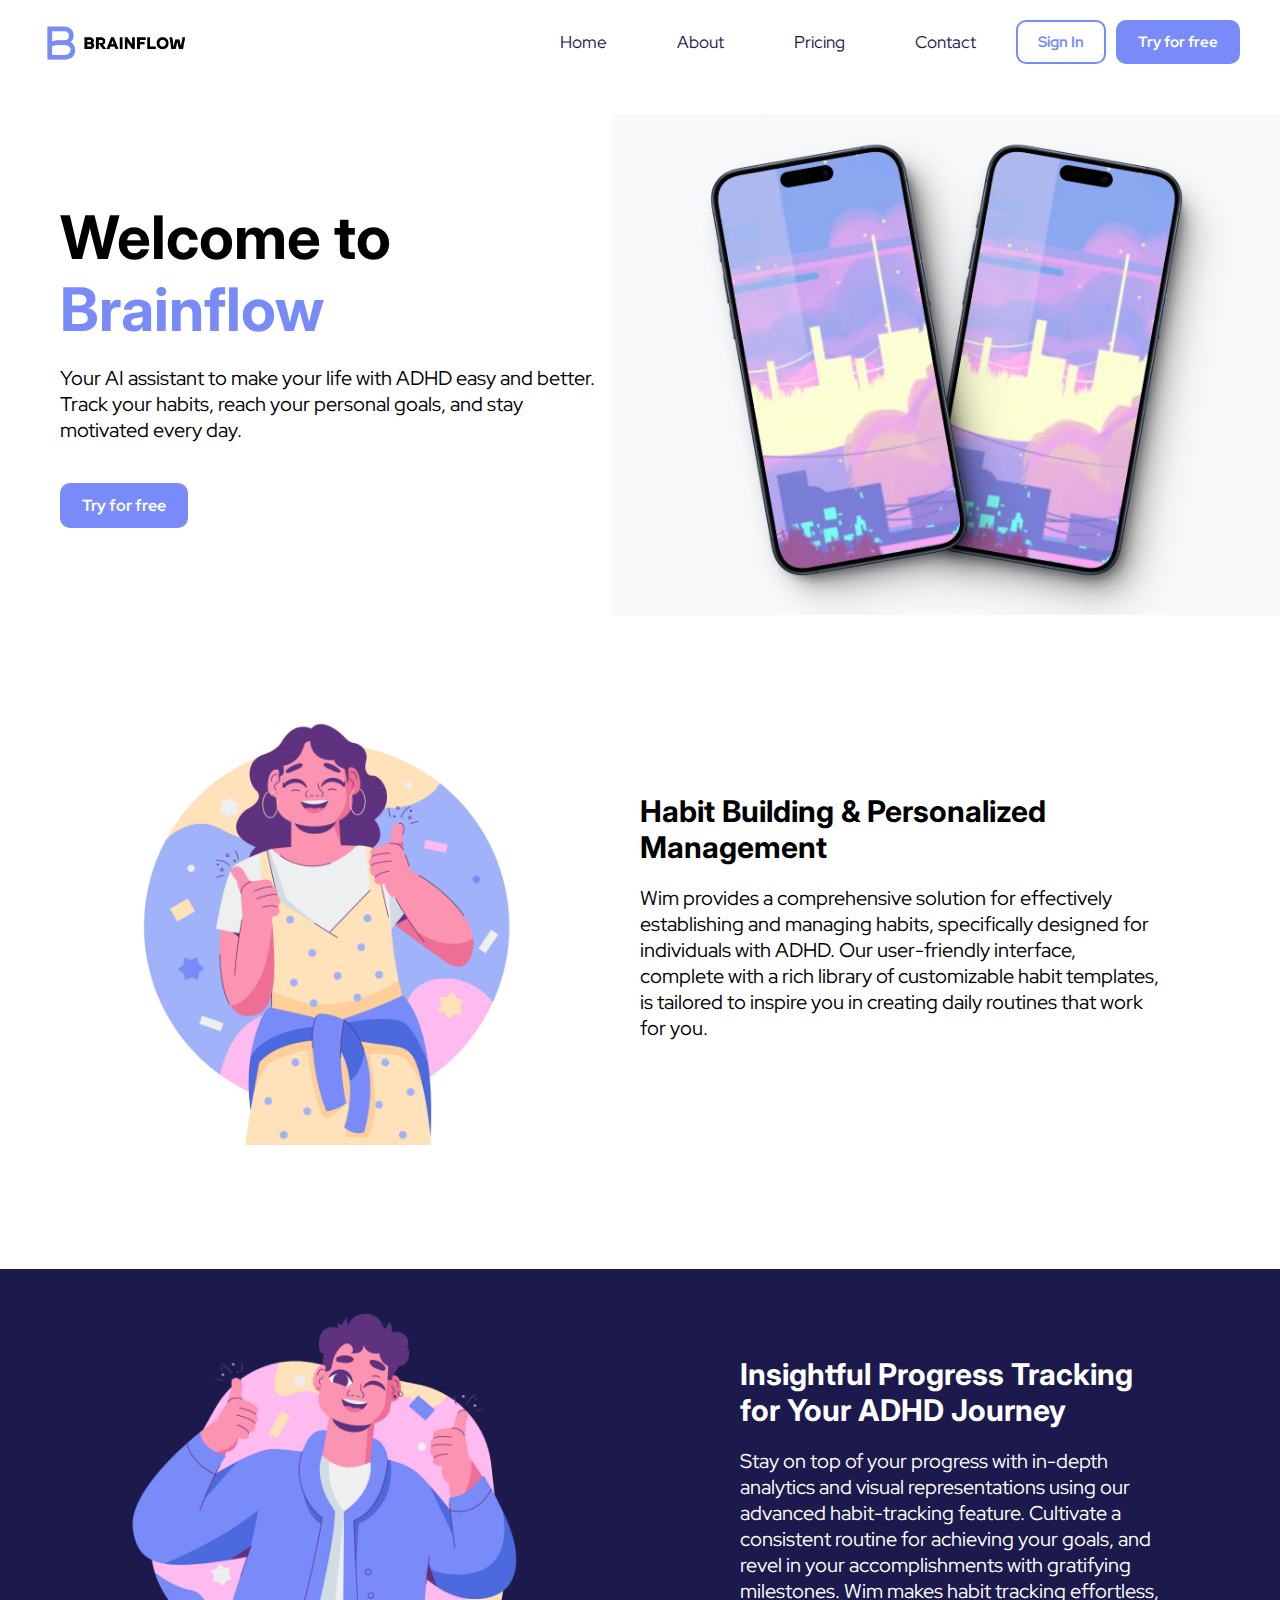
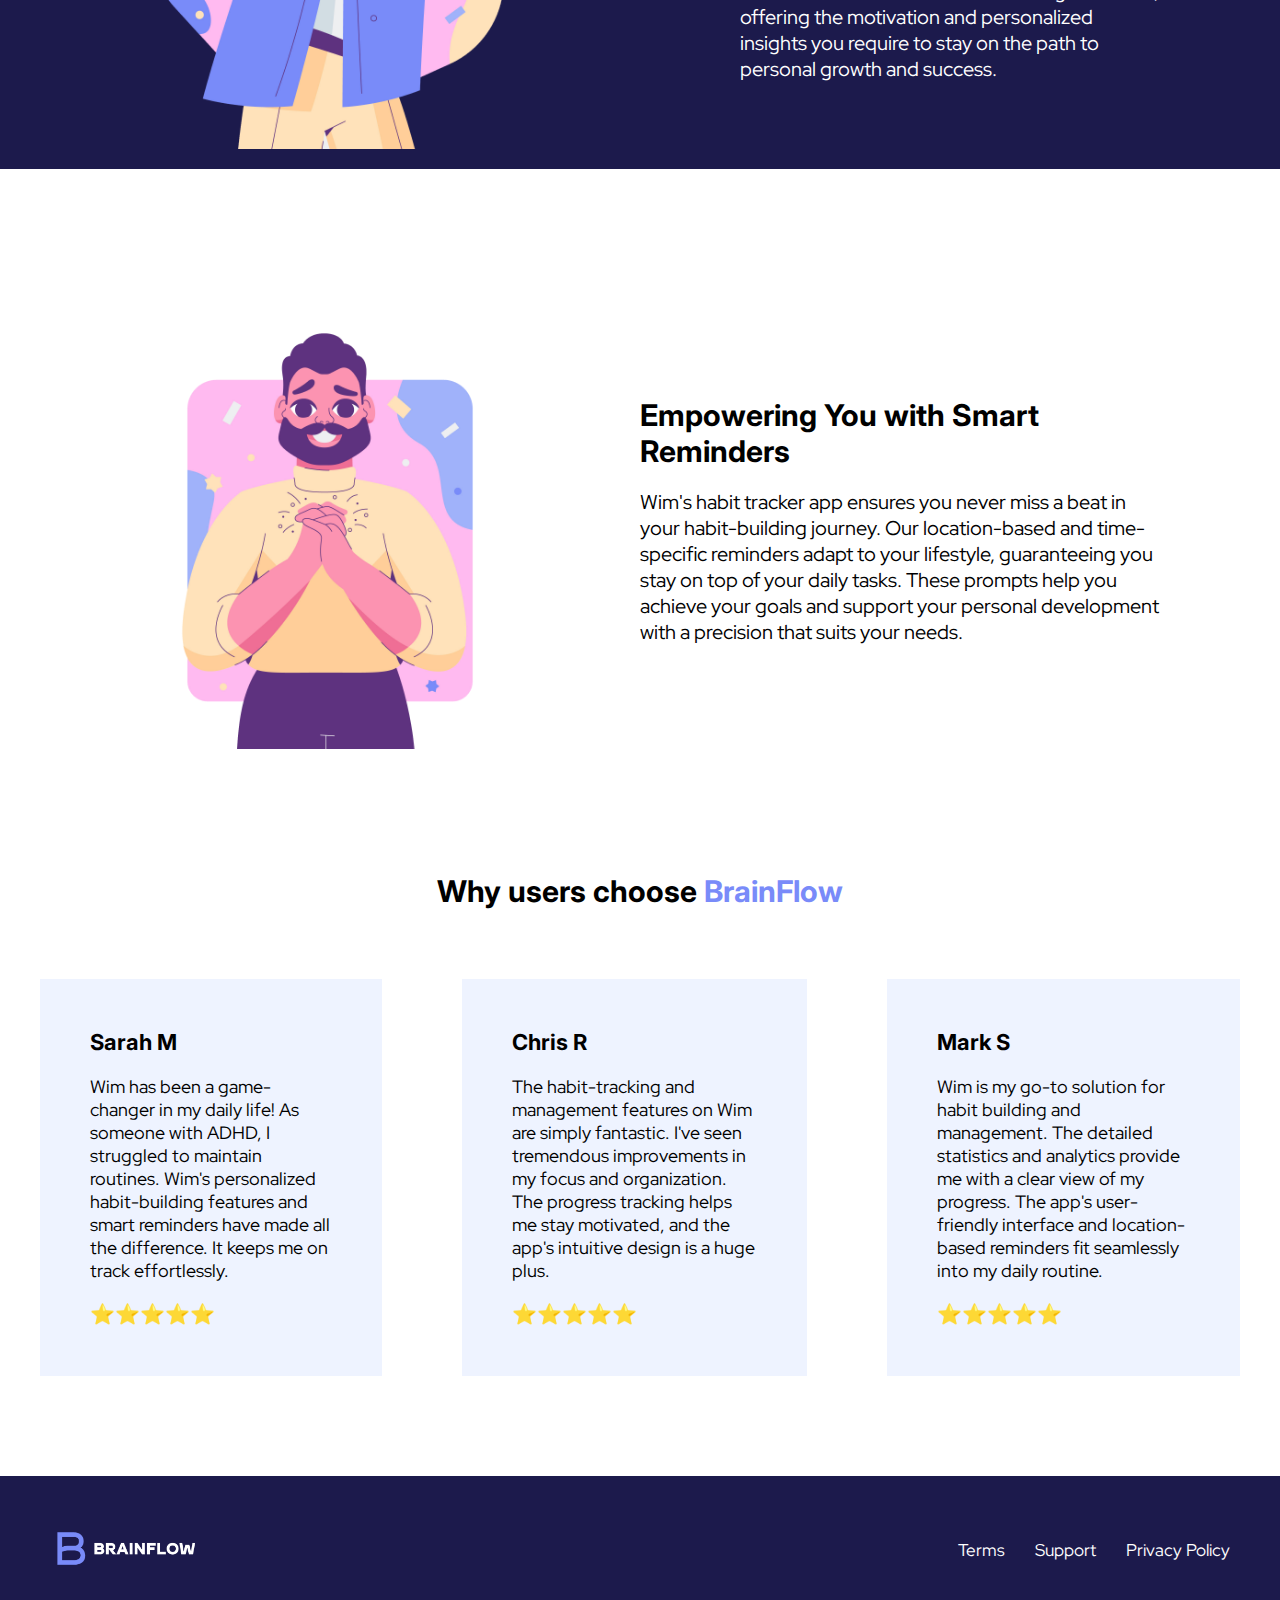
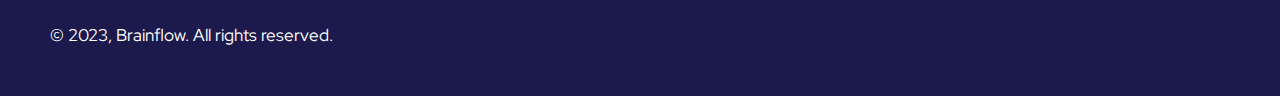
<file: index.html>
<!DOCTYPE html>
<html lang="en">
<head>
    <meta charset="UTF-8">
    <meta name="viewport" content="width=device-width, initial-scale=1.0">
    <title>Brain Flow - Your AI ADHD Assistant</title>
    <link rel="stylesheet" href="homepage.css">
    <link rel="preconnect" href="https://fonts.googleapis.com">
    <link rel="preconnect" href="https://fonts.gstatic.com" crossorigin>
    <link href="https://fonts.googleapis.com/css2?family=Inter:wght@300;400;600;700&display=swap" rel="stylesheet">
    <link href="https://fonts.googleapis.com/css2?family=Red+Hat+Display:wght@300;400;500;700&display=swap" rel="stylesheet">
    <link rel="shortcut icon" href="img/Favicon.png" type="image/x-icon">
</head>
<body>
    <header>
        <div class="desktopHeader">
            <img src="img/logo.png" class="main-logo">
            <div class="second-part-header">
                <nav>
                    <ul class="main-nav">
                        <li>Home</li>
                        <li>About</li>
                        <li>Pricing</li>
                        <li>Contact</li>
                    </ul>
                </nav>
                <button class="header-login">Sign In</button>
                <button class="header-cta">Try for free</button>
            </div>
        </div>
        <div class="mobileHeader">
            <img src="img/logo.png" class="main-logo">
            <img src="img/menuIcon.png" class="menuIcon">
        </div>
        <div class="mobileMenu isClosed">
            <img src="img/closeMenu.png" class="closeMenuImage">
            <nav>
                <ul class="main-nav">
                    <li>Home</li>
                    <li>About</li>
                    <li>Pricing</li>
                    <li>Contact</li>
                </ul>
            </nav>
        </div>
    </header>
    <main>
        <section class="hero-section">
            <div class="firstPart-hero-section">
                <h1>Welcome to<br><span>Brainflow</span></h1>
                <p>Your AI assistant to make your life with ADHD easy and better. Track your habits, reach your personal goals, and stay motivated every day.
                </p>
                <button class="hero-section-button">Try for free</button>
            </div>
            <div class="secondPart-hero-section">
                <img src="img/Hero.png" alt="" class="hero-section-image">
            </div>
        </section>

        <section class="second-section">
            <div class="second-section--first-part">
                <img src="img/Img1.png" alt="">
            </div>
            <div class="second-section--second-part">
                <h2>Habit Building & Personalized Management</h2>
                <p>Wim provides a comprehensive solution for effectively establishing and managing habits, specifically designed for individuals with ADHD. Our user-friendly interface, complete with a rich library of customizable habit templates, is tailored to inspire you in creating daily routines that work for you.</p>
            </div>
        </section>

        <section class="second-section third-section">
            <div class="second-section--second-part thirdpart">
                <h2>Insightful Progress Tracking for Your ADHD Journey</h2>
                <p>Stay on top of your progress with in-depth analytics and visual representations using our advanced habit-tracking feature. Cultivate a consistent routine for achieving your goals, and revel in your accomplishments with gratifying milestones. Wim makes habit tracking effortless, offering the motivation and personalized insights you require to stay on the path to personal growth and success.</p>
            </div>
            <div class="second-section--first-part">
                <img src="img/Img2.png" alt="">
            </div>
        </section>

        <section class="second-section">
            <div class="second-section--first-part">
                <img src="img/Img3.png" alt="">
            </div>
            <div class="second-section--second-part">
                <h2>Empowering You with Smart Reminders</h2>
                <p>Wim's habit tracker app ensures you never miss a beat in your habit-building journey. Our location-based and time-specific reminders adapt to your lifestyle, guaranteeing you stay on top of your daily tasks. These prompts help you achieve your goals and support your personal development with a precision that suits your needs.</p>
            </div>
        </section>

        <section class="why-choose-us">
            <h2>Why users choose <span>BrainFlow</span></h2>
            <div class="testimonials">
                <div class="review">
                    <h3>Sarah M</h3>
                    <p>Wim has been a game-changer in my daily life! As someone with ADHD, I struggled to maintain routines. Wim's personalized habit-building features and smart reminders have made all the difference. It keeps me on track effortlessly.</p>
                    <div class="stars">⭐⭐⭐⭐⭐</div>
                </div>
                <div class="review">
                    <h3>Chris R</h3>
                    <p>The habit-tracking and management features on Wim are simply fantastic. I've seen tremendous improvements in my focus and organization. The progress tracking helps me stay motivated, and the app's intuitive design is a huge plus.</p>
                    <div class="stars">⭐⭐⭐⭐⭐</div>
                </div>
                <div class="review">
                    <h3>Mark S</h3>
                    <p>Wim is my go-to solution for habit building and management. The detailed statistics and analytics provide me with a clear view of my progress. The app's user-friendly interface and location-based reminders fit seamlessly into my daily routine.</p>
                    <div class="stars">⭐⭐⭐⭐⭐</div>
                </div>
            </div>
        </section>
        <footer>
            <div class="sectionOne">
                <div class="logo">
                    <img src="img/WhiteLogo.png">
                </div>
                <div class="links">
                    <ul>
                        <li>Terms</li>
                        <li>Support</li>
                        <li>Privacy Policy</li>
                    </ul>
                </div>
            </div>
            <p>© 2023, Brainflow. All rights reserved.</p>
        </footer>
    </main>
    <script src="main.js"></script>
</body>
</html>
</file>
<file: homepage.css>
:root {
    --white-color: #eef3ff;
    --primary-color: #798bf9;
    --secondary-color: #2d2e82;
    --third-color: #1c1a4c;
}
* {
    padding: 0px;
    margin: 0px;
    box-sizing: border-box;
}
.isClosed {
    display: none;
}
header {
    width: 100%;
    padding-top: 20px;
    padding-left: 20px;
    padding-right: 40px;
    padding-bottom: 20px;
    align-items: center;
}

.main-logo {
    width: 150px;
    object-fit: contain;
}
.desktopHeader {
    display: none;
}
.mobileHeader {
    display: flex;
    justify-content: space-between;
    align-items: center;
}
.menuIcon {
    width: 30px;
    height: 30px;
}
.mobileMenu {
    background-color: var(--third-color);
    position: fixed;
    top: 0;
    left: 0;
    height: 100%;
    width: 100%;
}
.closeMenuImage {
    position: fixed;
    top: 20px;
    right: 30px;
    width: 30px;
    height: 30px;
}
.mobileMenu ul {
    list-style: none;
    font-family: 'Red Hat Display', sans-serif;
    font-weight: 400;
    font-size: 20px;
    color: white;
    padding-left: 20px;
    padding-top: 100px;
}
.mobileMenu ul li {
    margin-bottom: 20px;
}
.hero-section {
    padding-top: 50px;
    height: 450px;
    padding-left: 20px;
    padding-right: 20px;
    margin-top: 30px;
}
.firstPart-hero-section h1 {
    font-family: "Inter";
    font-size: 40px;
    font-weight: 700;
    margin-bottom: 20px;
}
.firstPart-hero-section h1 span {
    color: var(--primary-color);
}
.firstPart-hero-section p {
    font-family: 'Red Hat Display', sans-serif;
    font-weight: 400;
    font-size: 20px;
}
.hero-section-image {
    display: none;
}
.second-section--first-part img {
    width: 100%;
    padding-top: 20px;
    padding-bottom: 20px;
    object-fit: contain;
}

.hero-section-button {
    border-radius: 10px;
    padding: 10px 20px 10px 20px;
    border: 2px solid var(--primary-color);
    background-color: var(--primary-color);
    color: white;
    font-family: 'Red Hat Display', sans-serif;
    font-weight: 700;
    font-size: 16px;
    margin-top: 40px;
}
.hero-section-button:hover {
    background-color: var(--third-color);
    border-color: var(--third-color);
    color: white;
    transition: 0.2s;
    cursor: pointer;
}
.third-section {
    background-color: var(--third-color);
    color: white;
}
.second-section--second-part {
    order: 2;
}
.second-section--second-part h2 {
    font-family: "Inter";
    font-size: 30px;
    font-weight: 700;
    margin-bottom: 20px;
}
.second-section--second-part p {
    font-family: 'Red Hat Display', sans-serif;
    font-weight: 400;
    font-size: 20px;
}
.second-section {
    display: flex;
    flex-direction: column;
    align-items: center;
    padding-right: 20px;
    padding-left: 20px;
    margin-bottom: 50px;
}
.why-choose-us h2{
    font-family: "Inter";
    font-size: 30px;
    font-weight: 700;
    text-align: center;
    margin-bottom: 50px;
    margin-top: 50px;
}
.why-choose-us span {
    color: var(--primary-color);
}
.testimonials {
    display: flex;
    flex-direction: column;
}
.review {
    background-color: var(--white-color);
    margin-top: 20px;
    margin-left: 40px;
    margin-right: 40px;
    margin-bottom: 40px;
    padding: 50px;
}
.review h3 {
    font-family: "Inter";
    font-size: 22px;
    font-weight: 700;
    margin-bottom: 20px;
}
.review p {
    font-family: 'Red Hat Display', sans-serif;
    font-weight: 400;
    font-size: 18px;
    margin-bottom: 20px;
}
.review .stars {
    font-size: 20px;
}
footer {
    background-color: var(--third-color);
    padding: 50px;
}

footer ul {
    list-style: none;
    font-family: 'Red Hat Display', sans-serif;
    font-weight: 400;
    font-size: 17px;
    color: white;
    justify-content: end;
}
footer li {
    margin-left: 30px;
}
.sectionOne {
    display: flex;
    align-items: center;
    justify-content: space-between;
    width: 100%;
}
footer img {
    width: 150px;
}
footer p {
    font-family: 'Red Hat Display', sans-serif;
    font-weight: 400;
    font-size: 17px;
    color: white;
    margin-top: 50px;
}
.thirdpart {
    padding-bottom: 100px;
}
@media (min-width: 768px) {
    .mobileMenu {
        display: none;
    }
    header {
        padding-left: 40px;
    }
    .review {
        margin-bottom: 100px;
    }
    .second-section--first-part img {
        height: 500px;
    }
    .testimonials {
        flex-direction: row;
        max-width: 100vw;
    }
    footer ul {
        display: flex;
    }
    .second-section {
        align-items: center;
        flex-direction: row;
        margin-top: 100px;
        margin-bottom: 100px;
    }
    .hero-section-image {
        width: 100%;
        display: block;
    }
    .firstPart-hero-section h1 {
        font-size: 60px;
    }
    .hero-section {
        display: flex;
        align-items: center;
        padding-left: 60px;
        padding-right: 0px;
        margin-bottom: 50px;
    }
    .desktopHeader {
        display: flex;
        justify-content: space-between;
    }
    .mobileHeader {
        display: none;
    }
    .header-cta {
        border-radius: 10px;
        padding: 10px 20px 10px 20px;
        border: 2px solid var(--primary-color);
        background-color: var(--primary-color);
        color: white;
        font-family: 'Red Hat Display', sans-serif;
        font-weight: 700;
        font-size: 15px;
    }
    .header-cta:hover {
        cursor: pointer;
        background-color: white;
        color: var(--primary-color);
        transition: 0.2s;
    }
    .main-nav {
        list-style: none;
        display: flex;
        font-family: 'Red Hat Display', sans-serif;
        font-weight: 400;
        font-size: 17px;
        color: var(--third-color);
    }
    .second-part-header {
        display: flex;
        align-items: center;
    }
    .main-nav li {
        margin-left: 70px;
    }
    .main-nav li:hover {
        cursor: pointer;
        color: var(--primary-color);
        transition: 0.2s;
    }
    .header-login {
        border-radius: 10px;
        padding: 10px 20px 10px 20px;
        border: 2px solid var(--primary-color);
        background-color: white;
        color: var(--primary-color);
        font-family: 'Red Hat Display', sans-serif;
        font-weight: 700;
        font-size: 15px;
        margin-right: 10px;
        margin-left: 40px;
    }
    .header-login:hover {
        cursor: pointer;
        background-color: var(--primary-color);
        color: white;
        transition: 0.2s;
    }
    .green-title {
        font-size: 40px;
        color: var(--primary-color);
    }
    .firstPart-hero-section {
        max-width: 50%;
    }
    .second-section--first-part {
        width: 50%;
    }
    .second-section--second-part {
        width: 50%;
        padding-right: 100px;
    }
    .thirdpart {
        padding-left: 100px;
        padding-bottom: 0px;
    }
    .third-section img {
        display: flex;
        align-items: end;
    }
}
</file>
